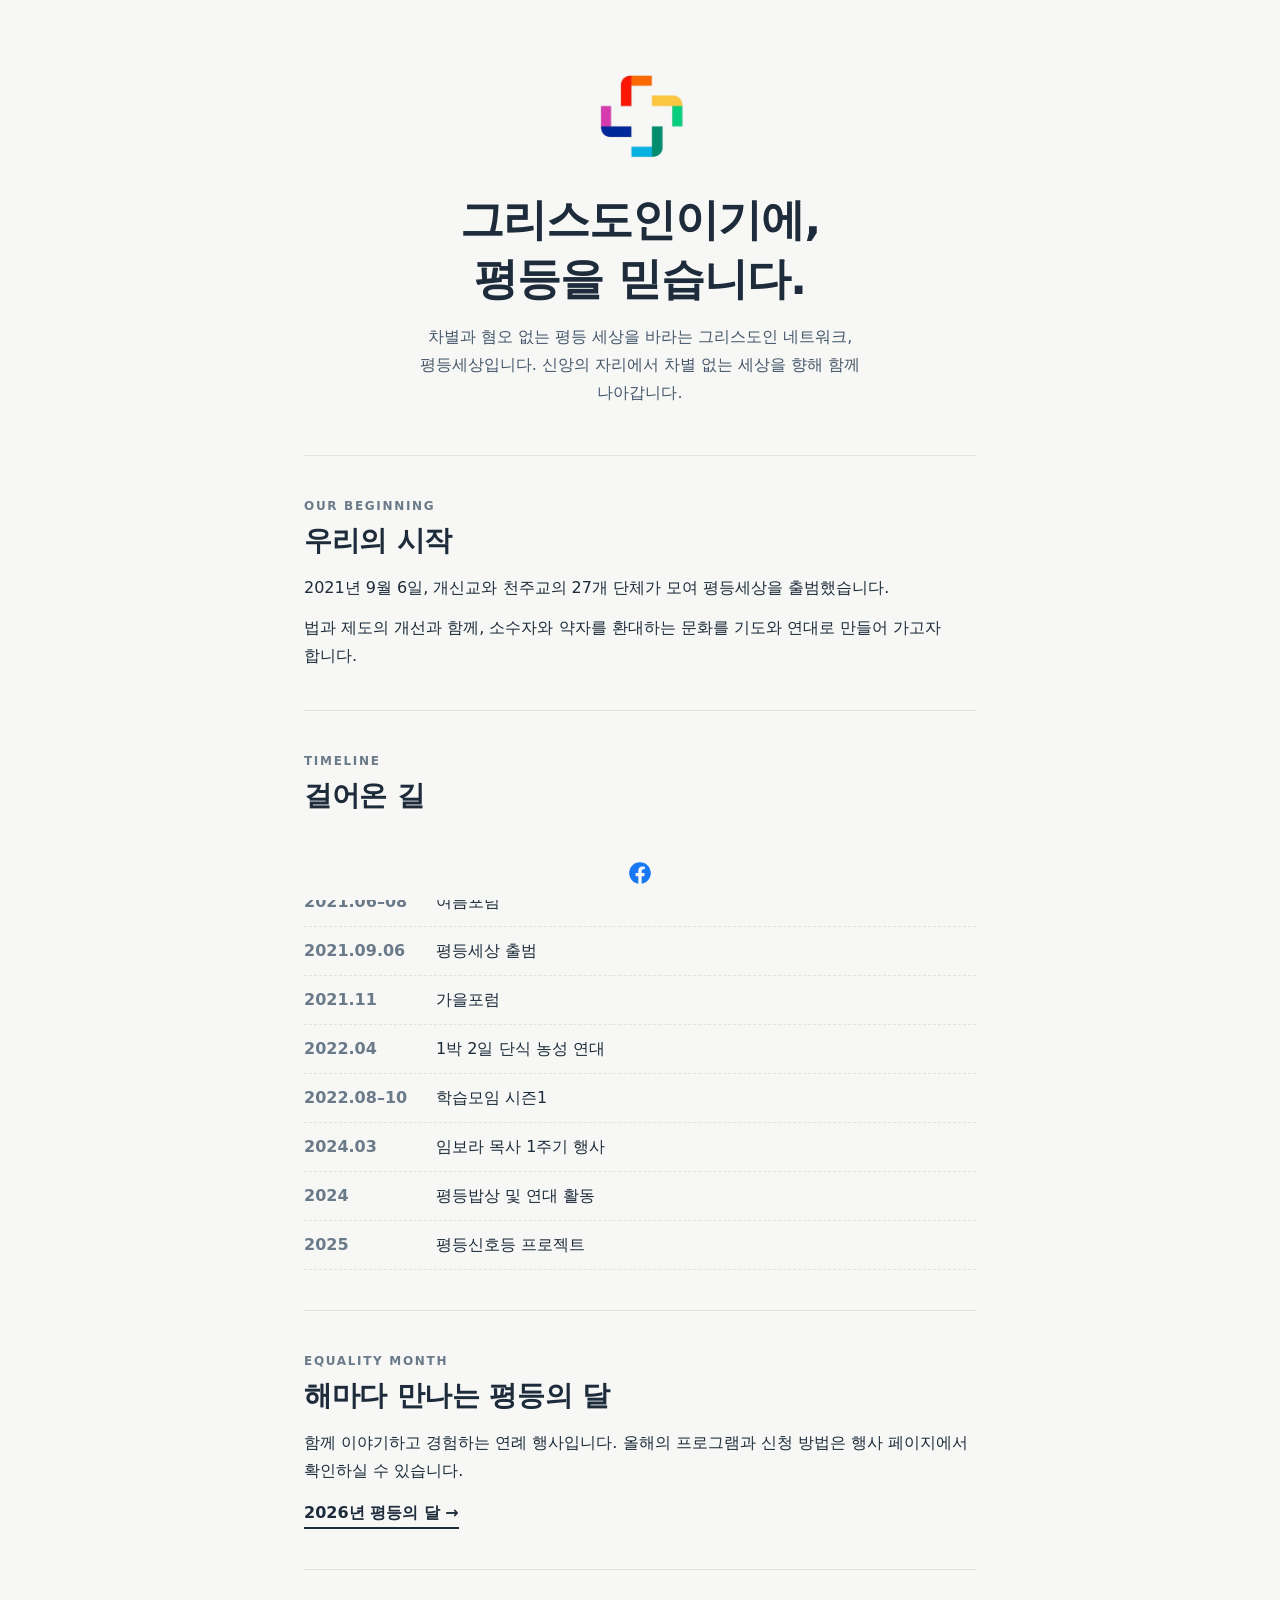
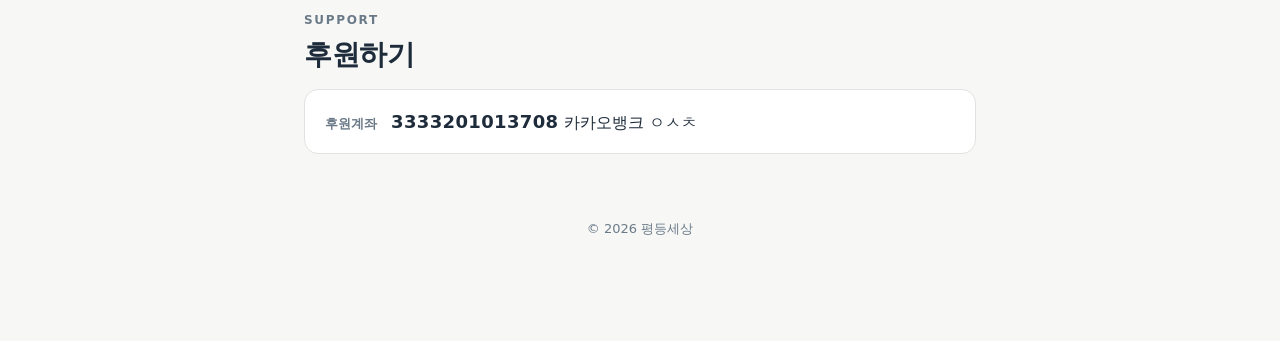
<file: index.html>
<!doctype html>
<html lang="ko">

<head>
  <meta charset="utf-8">
  <meta name="viewport" content="width=device-width, initial-scale=1">
  <meta name="robots" content="noindex">
  <meta http-equiv="Content-Security-Policy"
    content="default-src 'none'; script-src 'self' https://www.googletagmanager.com; style-src 'self'; img-src 'self'; connect-src 'self' https://www.googletagmanager.com https://www.google-analytics.com https://*.google-analytics.com https://*.analytics.google.com; base-uri 'none'; form-action 'none'">
  <title>차별과 혐오 없는 평등 세상을 바라는 그리스도인 네트워크</title>
  <meta name="description" content="차별과 혐오 없는 평등 세상을 바라는 그리스도인 네트워크. 모든 이가 환대받는 교회와 사회를 꿈꾸는 그리스도인들의 연대입니다.">
  <link rel="canonical" href="https://equalworld.kr/">
  <link rel="icon" href="assets/img/equalworld.png" type="image/png">
  <link rel="apple-touch-icon" href="assets/img/equalworld.png">
  <meta property="og:type" content="website">
  <meta property="og:site_name" content="차별과 혐오 없는 평등 세상을 바라는 그리스도인 네트워크">
  <meta property="og:url" content="https://equalworld.kr/">
  <meta property="og:locale" content="ko_KR">
  <meta property="og:title" content="차별과 혐오 없는 평등 세상을 바라는 그리스도인 네트워크">
  <meta property="og:description" content="모든 이가 환대받는 교회와 사회를 꿈꾸는 그리스도인들의 연대입니다.">
  <meta property="og:image" content="https://equalworld.kr/assets/img/equalworld.png">
  <meta property="og:image:width" content="1098">
  <meta property="og:image:height" content="1098">
  <meta property="og:image:alt" content="평등세상 로고">
  <meta name="twitter:card" content="summary">
  <meta name="twitter:title" content="차별과 혐오 없는 평등 세상을 바라는 그리스도인 네트워크">
  <meta name="twitter:description" content="모든 이가 환대받는 교회와 사회를 꿈꾸는 그리스도인들의 연대입니다.">
  <meta name="twitter:image" content="https://equalworld.kr/assets/img/equalworld.png">
  <link rel="stylesheet" href="assets/css/style.css">
  <!-- Google tag (gtag.js) -->
  <script async src="https://www.googletagmanager.com/gtag/js?id=G-P3XY9ZNX3X"></script>
  <script src="assets/js/ga.js"></script>
</head>

<body>
  <header class="hero">
    <img src="assets/img/equalworld.png" alt="평등세상 로고">

    <h1>그리스도인이기에,<br>평등을 믿습니다.</h1>
    <p class="lead">차별과 혐오 없는 평등 세상을 바라는 그리스도인 네트워크, 평등세상입니다. 신앙의 자리에서 차별 없는 세상을 향해 함께 나아갑니다.</p>
  </header>

  <main>
    <section>
      <p class="eyebrow">OUR BEGINNING</p>
      <h2>우리의 시작</h2>
      <p>2021년 9월 6일, 개신교와 천주교의 27개 단체가 모여 평등세상을 출범했습니다.</p>
      <p>법과 제도의 개선과 함께, 소수자와 약자를 환대하는 문화를 기도와 연대로 만들어 가고자 합니다.</p>
    </section>

    <section>
      <p class="eyebrow">TIMELINE</p>
      <h2>걸어온 길</h2>
      <ol class="timeline">
        <li><time>2020.07</time><span>성명 발표</span></li>
        <li><time>2021.06–08</time><span>여름포럼</span></li>
        <li><time>2021.09.06</time><span>평등세상 출범</span></li>
        <li><time>2021.11</time><span>가을포럼</span></li>
        <li><time>2022.04</time><span>1박 2일 단식 농성 연대</span></li>
        <li><time>2022.08–10</time><span>학습모임 시즌1</span></li>
        <li><time>2024.03</time><span>임보라 목사 1주기 행사</span></li>
        <li><time>2024</time><span>평등밥상 및 연대 활동</span></li>
        <li><time>2025</time><span>평등신호등 프로젝트</span></li>
      </ol>
    </section>

    <section>
      <p class="eyebrow">EQUALITY MONTH</p>
      <h2>해마다 만나는 평등의 달</h2>
      <p>함께 이야기하고 경험하는 연례 행사입니다. 올해의 프로그램과 신청 방법은 행사 페이지에서 확인하실 수 있습니다.</p>
      <a class="link" href="2026/">2026년 평등의 달 →</a>
    </section>

    <section>
      <p class="eyebrow">SUPPORT</p>
      <h2>후원하기</h2>
      <dl class="account">
        <dt>후원계좌</dt>
        <dd><b>3333201013708</b> 카카오뱅크 ㅇㅅㅊ</dd>
      </dl>
    </section>

  </main>

  <footer>© 2026 평등세상</footer>

  <a class="fb-bar" href="https://www.facebook.com/christianequalityact/about?locale=ko_KR" target="_blank"
    rel="noopener" aria-label="페이스북 바로가기">
    <svg viewBox="0 0 24 24" fill="currentColor" aria-hidden="true">
      <path
        d="M22 12.06C22 6.5 17.52 2 12 2S2 6.5 2 12.06c0 5 3.66 9.15 8.44 9.94v-7.03H7.9v-2.91h2.54V9.84c0-2.5 1.49-3.89 3.77-3.89 1.09 0 2.24.2 2.24.2v2.46h-1.26c-1.24 0-1.63.77-1.63 1.56v1.88h2.78l-.45 2.91h-2.33V22c4.78-.79 8.44-4.94 8.44-9.94z" />
    </svg>
  </a>
</body>

</html>
</file>
<file: assets/css/style.css>
*{box-sizing:border-box;margin:0}
body{
  padding-bottom:calc(76px + env(safe-area-inset-bottom));
  font-family:-apple-system,BlinkMacSystemFont,"Pretendard",system-ui,sans-serif;
  background:#f7f8f6;color:#1d2b3a;line-height:1.75;word-break:keep-all;
}
img{width:min(120px,32vw);height:auto}
.eyebrow{font-size:12px;font-weight:700;letter-spacing:.14em;color:#6b7a88}
h1{font-size:clamp(28px,6vw,44px);font-weight:800;line-height:1.35;letter-spacing:-.02em}
h2{font-size:clamp(22px,4.2vw,28px);font-weight:800;line-height:1.4;letter-spacing:-.01em;margin:4px 0 14px}
p+p{margin-top:12px}
.hero{display:flex;flex-direction:column;align-items:center;gap:14px;text-align:center;padding:56px 24px 48px;max-width:720px;margin:0 auto}
.hero .lead{max-width:30em;color:#46576a}
main{max-width:720px;margin:0 auto;padding:0 24px}
main section{padding:40px 0;border-top:1px solid #dfe4e0}
.btn{display:inline-block;padding:14px 22px;border-radius:12px;font-size:15px;font-weight:600;text-decoration:none;transition:filter .15s}
.btn:hover{filter:brightness(.95)}
.btn.main{background:#1d2b3a;color:#fff}
.link{display:inline-block;margin-top:14px;font-weight:700;color:#1d2b3a;text-decoration:none;border-bottom:2px solid #1d2b3a}
.timeline{list-style:none;padding:0;margin:0}
.timeline li{display:grid;grid-template-columns:120px 1fr;gap:12px;padding:10px 0;border-bottom:1px dashed #dfe4e0}
.timeline time{font-weight:700;color:#6b7a88;font-variant-numeric:tabular-nums}
.closing{text-align:center}
.closing h2{margin-bottom:22px}
footer{text-align:center;font-size:13px;color:#6b7a88;padding:24px}
.fb-bar{position:fixed;left:0;right:0;bottom:0;display:flex;align-items:center;justify-content:center;
  padding:14px 20px calc(14px + env(safe-area-inset-bottom));background:#f7f8f6;color:#1877f2;
  text-decoration:none;transition:opacity .15s}
.fb-bar:hover{opacity:.75}
.fb-bar svg{width:26px;height:26px}
@media(max-width:480px){.timeline li{grid-template-columns:96px 1fr}}
.account{display:flex;flex-wrap:wrap;gap:6px 14px;align-items:baseline;background:#fff;border:1px solid #dfe4e0;border-radius:14px;padding:16px 20px}
.account dt{font-size:13px;font-weight:700;color:#6b7a88}
.account dd{margin:0}
.account b{font-size:18px;letter-spacing:.02em;font-variant-numeric:tabular-nums;user-select:all}
</file>
